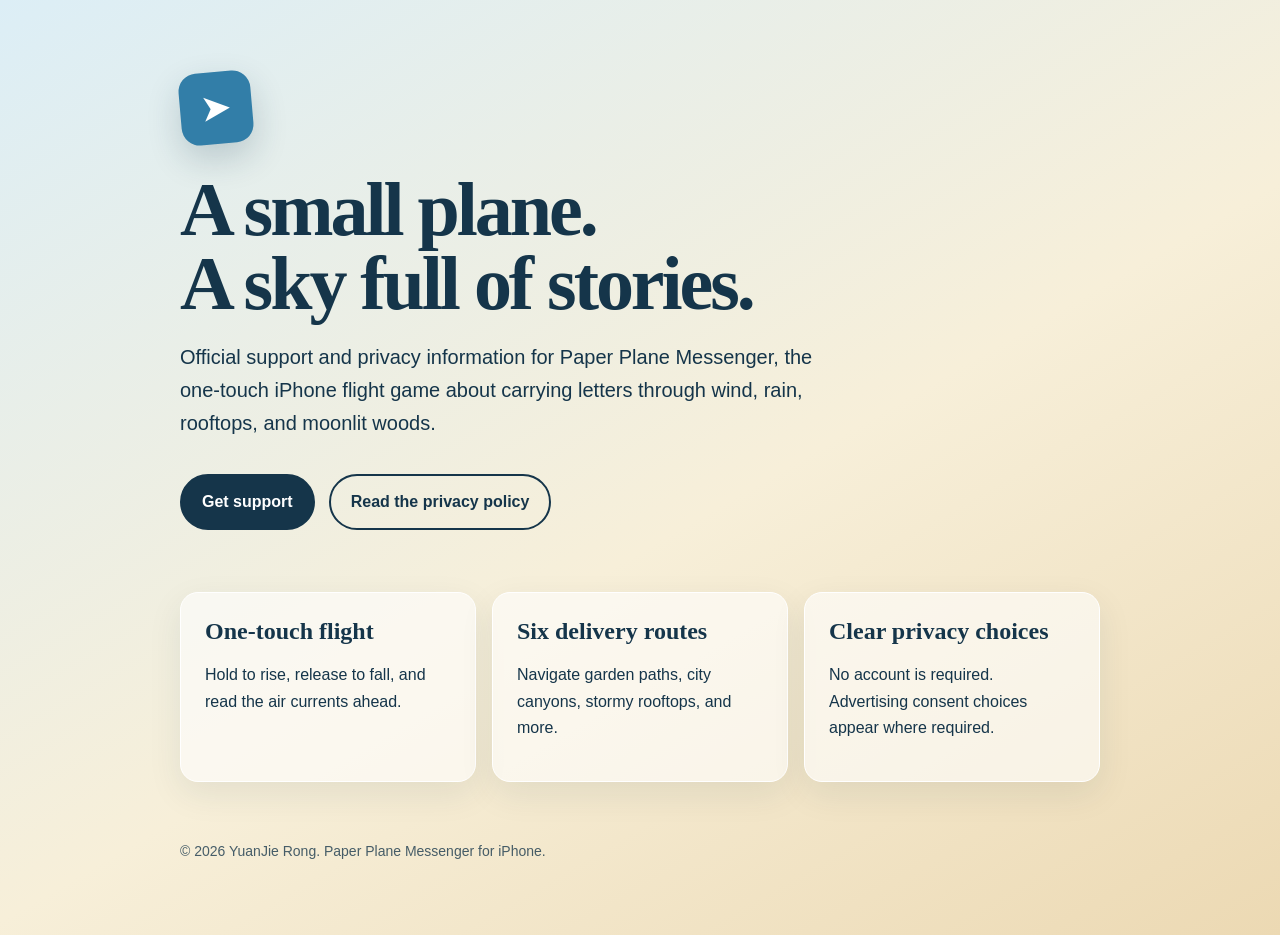
<file: paper-plane/index.html>
<!doctype html>
<html lang="en">
<head>
  <meta charset="utf-8">
  <meta name="viewport" content="width=device-width, initial-scale=1">
  <meta name="description" content="Official support and privacy information for Paper Plane Messenger.">
  <title>Paper Plane Messenger — Support &amp; Privacy</title>
  <style>
    :root { color-scheme: light; --ink:#15354a; --paper:#f7efd9; --blue:#327ea8; --gold:#d7a94d; }
    * { box-sizing: border-box; }
    body { margin:0; font:16px/1.65 -apple-system,BlinkMacSystemFont,"Segoe UI",sans-serif; color:var(--ink);
      background:linear-gradient(150deg,#dceef6 0%,#f7efd9 55%,#ecd9b3 100%); min-height:100vh; }
    main { width:min(920px,calc(100% - 32px)); margin:0 auto; padding:72px 0; }
    .mark { width:72px; height:72px; display:grid; place-items:center; border-radius:18px; color:white;
      background:var(--blue); box-shadow:0 14px 34px #15354a33; font-size:38px; transform:rotate(-5deg); }
    h1 { font:700 clamp(42px,8vw,76px)/.98 Georgia,serif; letter-spacing:-.04em; margin:28px 0 18px; max-width:760px; }
    .lede { max-width:650px; font-size:20px; }
    .actions { display:flex; flex-wrap:wrap; gap:14px; margin-top:34px; }
    a { color:inherit; }
    .button { padding:13px 20px; border-radius:999px; text-decoration:none; font-weight:750; border:2px solid var(--ink); }
    .primary { color:white; background:var(--ink); }
    .cards { display:grid; grid-template-columns:repeat(auto-fit,minmax(230px,1fr)); gap:16px; margin-top:62px; }
    article { background:#fff9; border:1px solid #fff; border-radius:18px; padding:24px; box-shadow:0 12px 34px #15354a16; }
    h2 { margin:0 0 8px; font:700 24px/1.2 Georgia,serif; }
    footer { margin-top:58px; font-size:14px; opacity:.78; }
  </style>
</head>
<body>
  <main>
    <div class="mark" aria-hidden="true">➤</div>
    <h1>A small plane.<br>A sky full of stories.</h1>
    <p class="lede">Official support and privacy information for Paper Plane Messenger, the one-touch iPhone flight game about carrying letters through wind, rain, rooftops, and moonlit woods.</p>
    <div class="actions">
      <a class="button primary" href="./support/">Get support</a>
      <a class="button" href="./privacy/">Read the privacy policy</a>
    </div>
    <section class="cards" aria-label="Game highlights">
      <article><h2>One-touch flight</h2><p>Hold to rise, release to fall, and read the air currents ahead.</p></article>
      <article><h2>Six delivery routes</h2><p>Navigate garden paths, city canyons, stormy rooftops, and more.</p></article>
      <article><h2>Clear privacy choices</h2><p>No account is required. Advertising consent choices appear where required.</p></article>
    </section>
    <footer>© 2026 YuanJie Rong. Paper Plane Messenger for iPhone.</footer>
  </main>
</body>
</html>
</file>
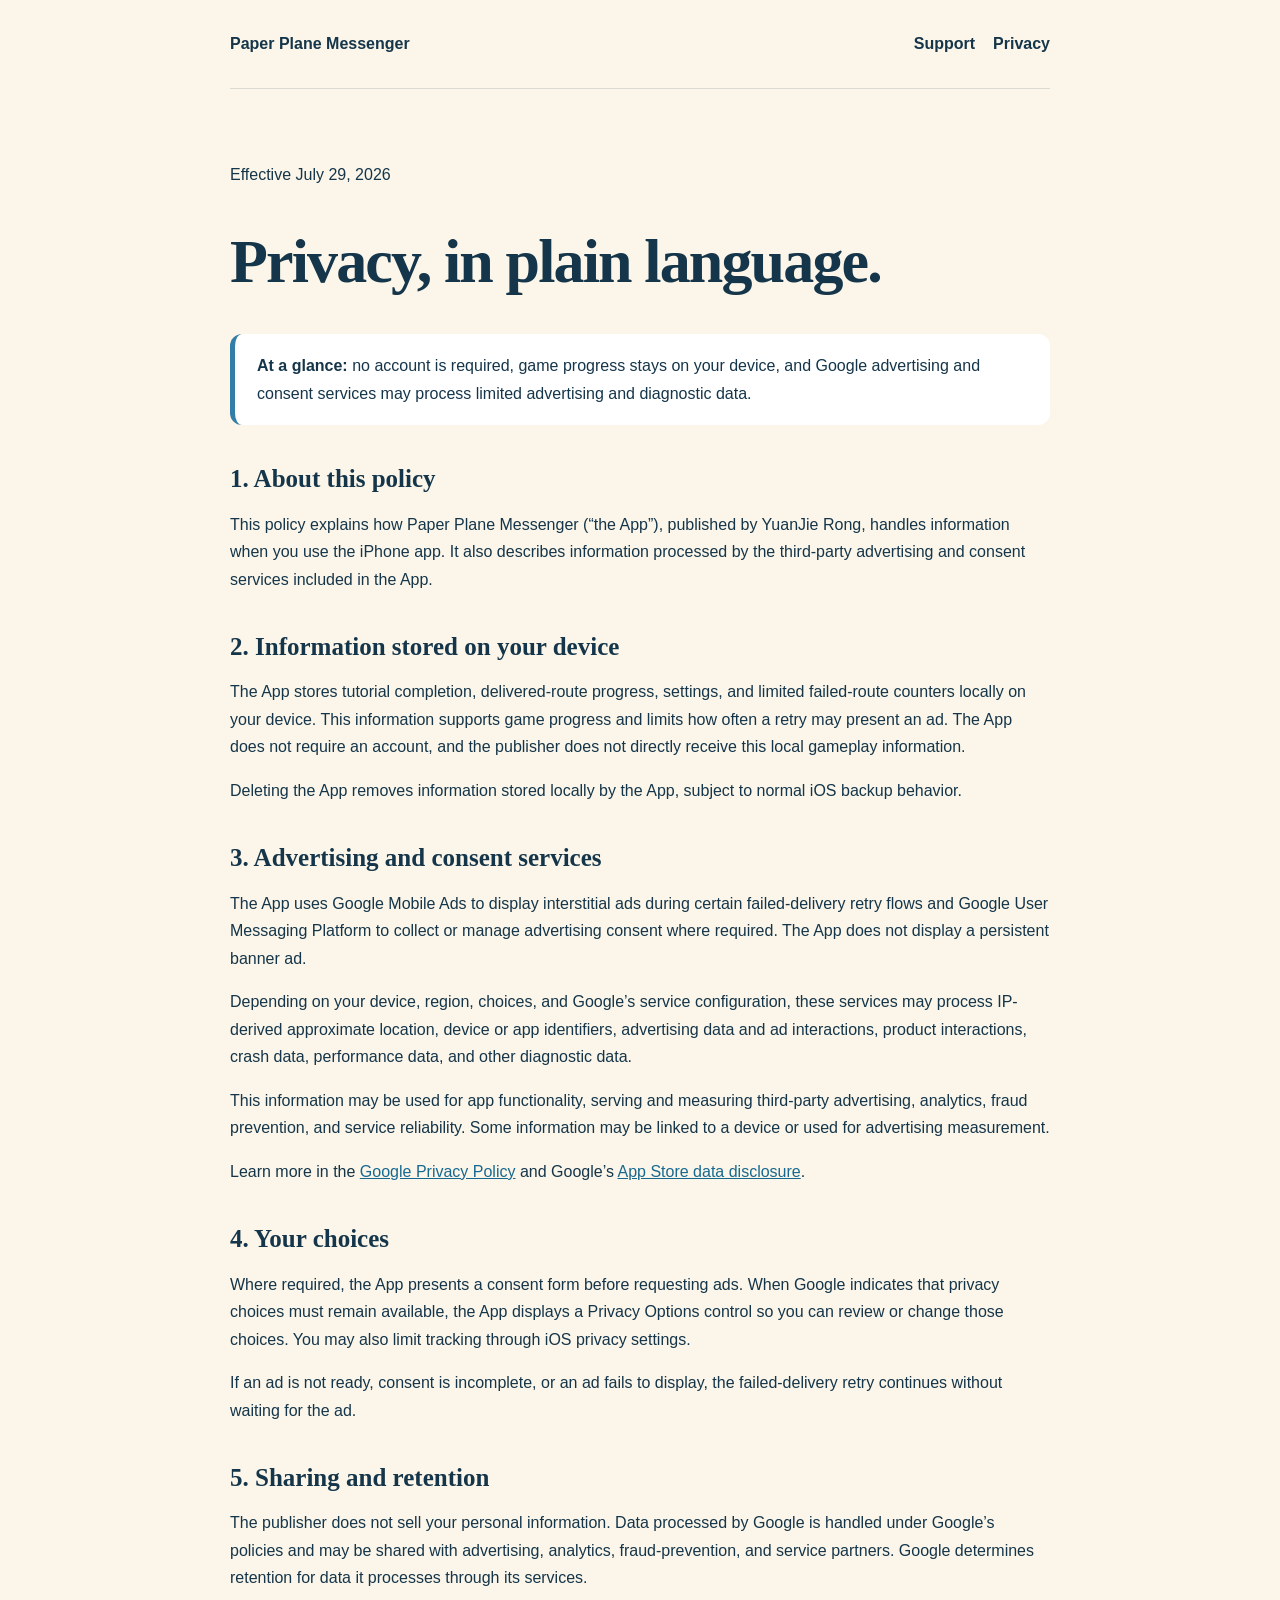
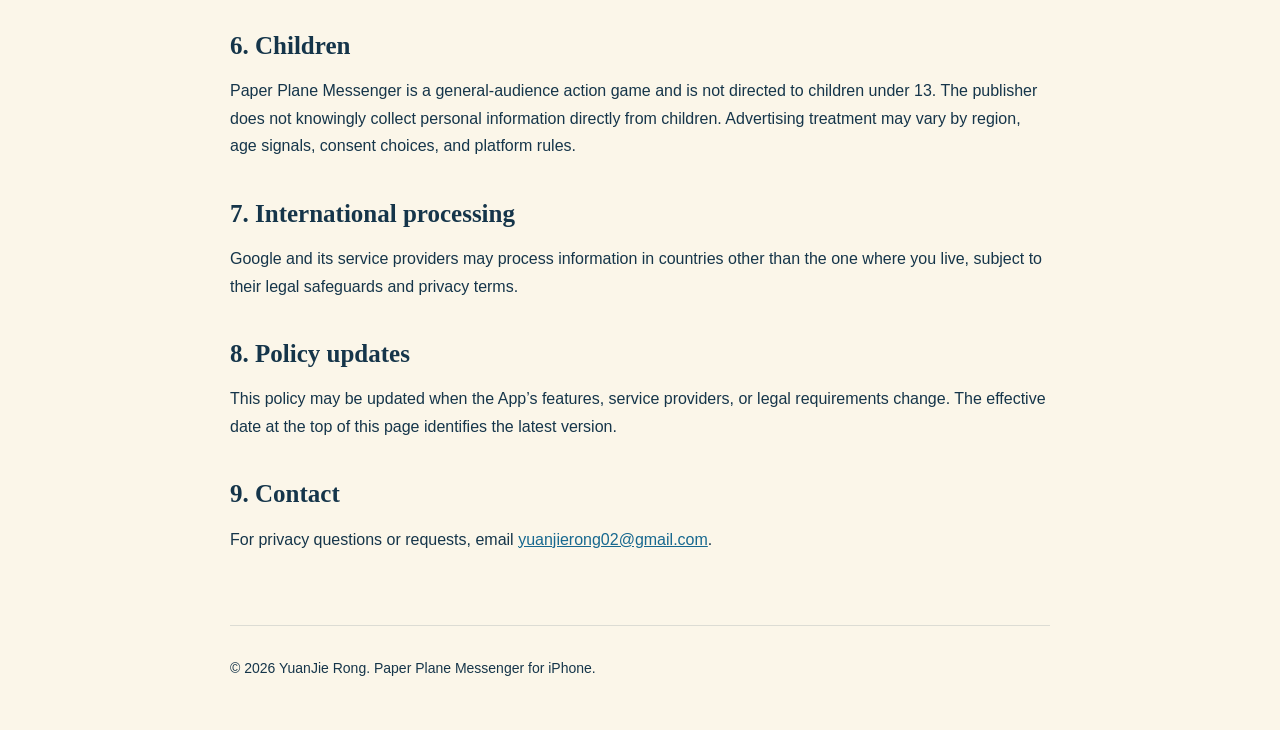
<file: paper-plane/privacy/index.html>
<!doctype html>
<html lang="en">
<head>
  <meta charset="utf-8">
  <meta name="viewport" content="width=device-width, initial-scale=1">
  <meta name="description" content="Privacy policy for Paper Plane Messenger.">
  <title>Privacy Policy — Paper Plane Messenger</title>
  <style>
    :root { --ink:#15354a; --paper:#fbf6e9; --blue:#327ea8; }
    * { box-sizing:border-box; }
    body { margin:0; background:var(--paper); color:var(--ink); font:16px/1.72 -apple-system,BlinkMacSystemFont,"Segoe UI",sans-serif; }
    header,main,footer { width:min(820px,calc(100% - 32px)); margin:auto; }
    header { padding:30px 0; border-bottom:1px solid #15354a22; display:flex; justify-content:space-between; gap:20px; }
    header a { color:inherit; font-weight:750; text-decoration:none; }
    nav { display:flex; gap:18px; }
    main { padding:56px 0; }
    h1 { font:700 clamp(38px,7vw,62px)/1.02 Georgia,serif; letter-spacing:-.03em; }
    h2 { margin:38px 0 8px; font:700 25px/1.25 Georgia,serif; }
    .summary { background:white; border-left:5px solid var(--blue); padding:18px 22px; border-radius:12px; }
    a { color:#17688f; }
    footer { padding:30px 0 50px; border-top:1px solid #15354a22; font-size:14px; }
  </style>
</head>
<body>
  <header>
    <a href="../">Paper Plane Messenger</a>
    <nav aria-label="Support navigation"><a href="../support/">Support</a><a href="./">Privacy</a></nav>
  </header>
  <main>
    <p>Effective July 29, 2026</p>
    <h1>Privacy, in plain language.</h1>
    <div class="summary"><strong>At a glance:</strong> no account is required, game progress stays on your device, and Google advertising and consent services may process limited advertising and diagnostic data.</div>

    <h2>1. About this policy</h2>
    <p>This policy explains how Paper Plane Messenger (“the App”), published by YuanJie Rong, handles information when you use the iPhone app. It also describes information processed by the third-party advertising and consent services included in the App.</p>

    <h2>2. Information stored on your device</h2>
    <p>The App stores tutorial completion, delivered-route progress, settings, and limited failed-route counters locally on your device. This information supports game progress and limits how often a retry may present an ad. The App does not require an account, and the publisher does not directly receive this local gameplay information.</p>
    <p>Deleting the App removes information stored locally by the App, subject to normal iOS backup behavior.</p>

    <h2>3. Advertising and consent services</h2>
    <p>The App uses Google Mobile Ads to display interstitial ads during certain failed-delivery retry flows and Google User Messaging Platform to collect or manage advertising consent where required. The App does not display a persistent banner ad.</p>
    <p>Depending on your device, region, choices, and Google’s service configuration, these services may process IP-derived approximate location, device or app identifiers, advertising data and ad interactions, product interactions, crash data, performance data, and other diagnostic data.</p>
    <p>This information may be used for app functionality, serving and measuring third-party advertising, analytics, fraud prevention, and service reliability. Some information may be linked to a device or used for advertising measurement.</p>
    <p>Learn more in the <a href="https://policies.google.com/privacy">Google Privacy Policy</a> and Google’s <a href="https://developers.google.com/admob/ios/privacy/data-disclosure">App Store data disclosure</a>.</p>

    <h2>4. Your choices</h2>
    <p>Where required, the App presents a consent form before requesting ads. When Google indicates that privacy choices must remain available, the App displays a Privacy Options control so you can review or change those choices. You may also limit tracking through iOS privacy settings.</p>
    <p>If an ad is not ready, consent is incomplete, or an ad fails to display, the failed-delivery retry continues without waiting for the ad.</p>

    <h2>5. Sharing and retention</h2>
    <p>The publisher does not sell your personal information. Data processed by Google is handled under Google’s policies and may be shared with advertising, analytics, fraud-prevention, and service partners. Google determines retention for data it processes through its services.</p>

    <h2>6. Children</h2>
    <p>Paper Plane Messenger is a general-audience action game and is not directed to children under 13. The publisher does not knowingly collect personal information directly from children. Advertising treatment may vary by region, age signals, consent choices, and platform rules.</p>

    <h2>7. International processing</h2>
    <p>Google and its service providers may process information in countries other than the one where you live, subject to their legal safeguards and privacy terms.</p>

    <h2>8. Policy updates</h2>
    <p>This policy may be updated when the App’s features, service providers, or legal requirements change. The effective date at the top of this page identifies the latest version.</p>

    <h2>9. Contact</h2>
    <p>For privacy questions or requests, email <a href="mailto:yuanjierong02@gmail.com">yuanjierong02@gmail.com</a>.</p>
  </main>
  <footer>© 2026 YuanJie Rong. Paper Plane Messenger for iPhone.</footer>
</body>
</html>
</file>
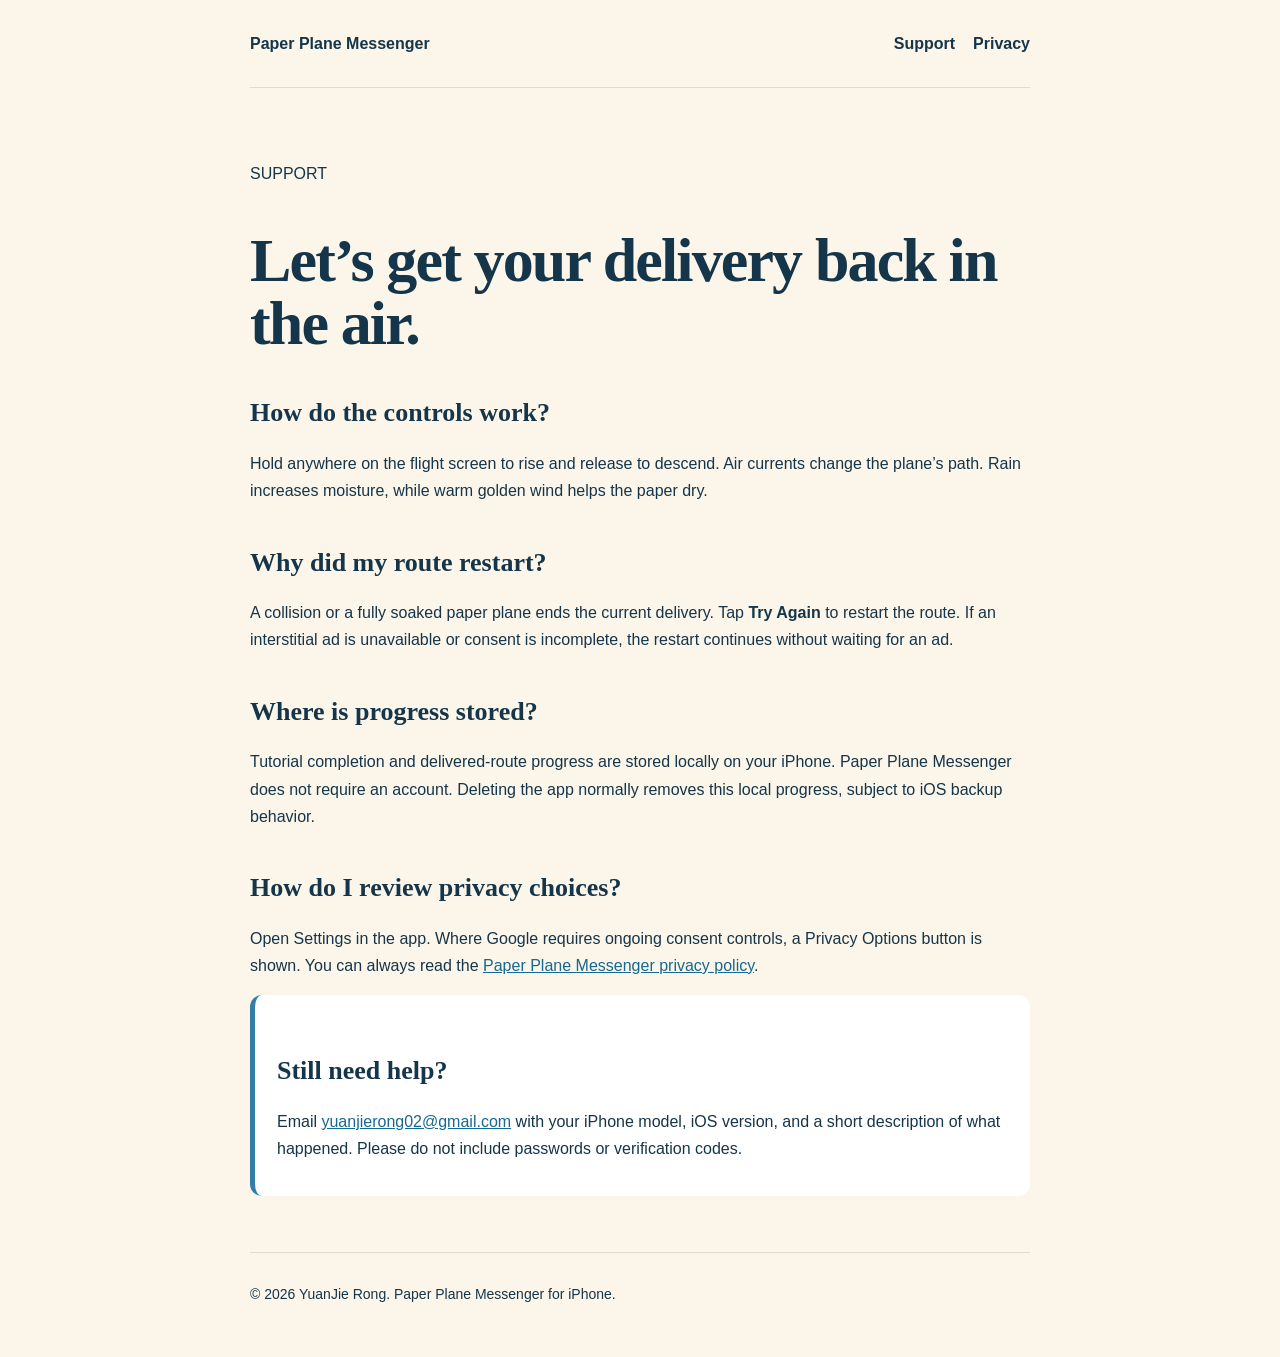
<file: paper-plane/support/index.html>
<!doctype html>
<html lang="en">
<head>
  <meta charset="utf-8">
  <meta name="viewport" content="width=device-width, initial-scale=1">
  <meta name="description" content="Support for Paper Plane Messenger on iPhone.">
  <title>Support — Paper Plane Messenger</title>
  <style>
    :root { --ink:#15354a; --paper:#fbf6e9; --blue:#327ea8; }
    * { box-sizing:border-box; }
    body { margin:0; background:var(--paper); color:var(--ink); font:16px/1.7 -apple-system,BlinkMacSystemFont,"Segoe UI",sans-serif; }
    header,main,footer { width:min(780px,calc(100% - 32px)); margin:auto; }
    header { padding:30px 0; border-bottom:1px solid #15354a22; display:flex; justify-content:space-between; gap:20px; }
    header a { color:inherit; font-weight:750; text-decoration:none; }
    nav { display:flex; gap:18px; }
    main { padding:56px 0; }
    h1 { font:700 clamp(38px,7vw,62px)/1.02 Georgia,serif; letter-spacing:-.03em; }
    h2 { margin-top:42px; font:700 26px/1.2 Georgia,serif; }
    .note { background:white; border-left:5px solid var(--blue); padding:18px 22px; border-radius:12px; }
    a { color:#17688f; }
    footer { padding:30px 0 50px; border-top:1px solid #15354a22; font-size:14px; }
  </style>
</head>
<body>
  <header>
    <a href="../">Paper Plane Messenger</a>
    <nav aria-label="Support navigation"><a href="./">Support</a><a href="../privacy/">Privacy</a></nav>
  </header>
  <main>
    <p>SUPPORT</p>
    <h1>Let’s get your delivery back in the air.</h1>
    <h2>How do the controls work?</h2>
    <p>Hold anywhere on the flight screen to rise and release to descend. Air currents change the plane’s path. Rain increases moisture, while warm golden wind helps the paper dry.</p>
    <h2>Why did my route restart?</h2>
    <p>A collision or a fully soaked paper plane ends the current delivery. Tap <strong>Try Again</strong> to restart the route. If an interstitial ad is unavailable or consent is incomplete, the restart continues without waiting for an ad.</p>
    <h2>Where is progress stored?</h2>
    <p>Tutorial completion and delivered-route progress are stored locally on your iPhone. Paper Plane Messenger does not require an account. Deleting the app normally removes this local progress, subject to iOS backup behavior.</p>
    <h2>How do I review privacy choices?</h2>
    <p>Open Settings in the app. Where Google requires ongoing consent controls, a Privacy Options button is shown. You can always read the <a href="../privacy/">Paper Plane Messenger privacy policy</a>.</p>
    <div class="note">
      <h2>Still need help?</h2>
      <p>Email <a href="mailto:yuanjierong02@gmail.com">yuanjierong02@gmail.com</a> with your iPhone model, iOS version, and a short description of what happened. Please do not include passwords or verification codes.</p>
    </div>
  </main>
  <footer>© 2026 YuanJie Rong. Paper Plane Messenger for iPhone.</footer>
</body>
</html>
</file>
